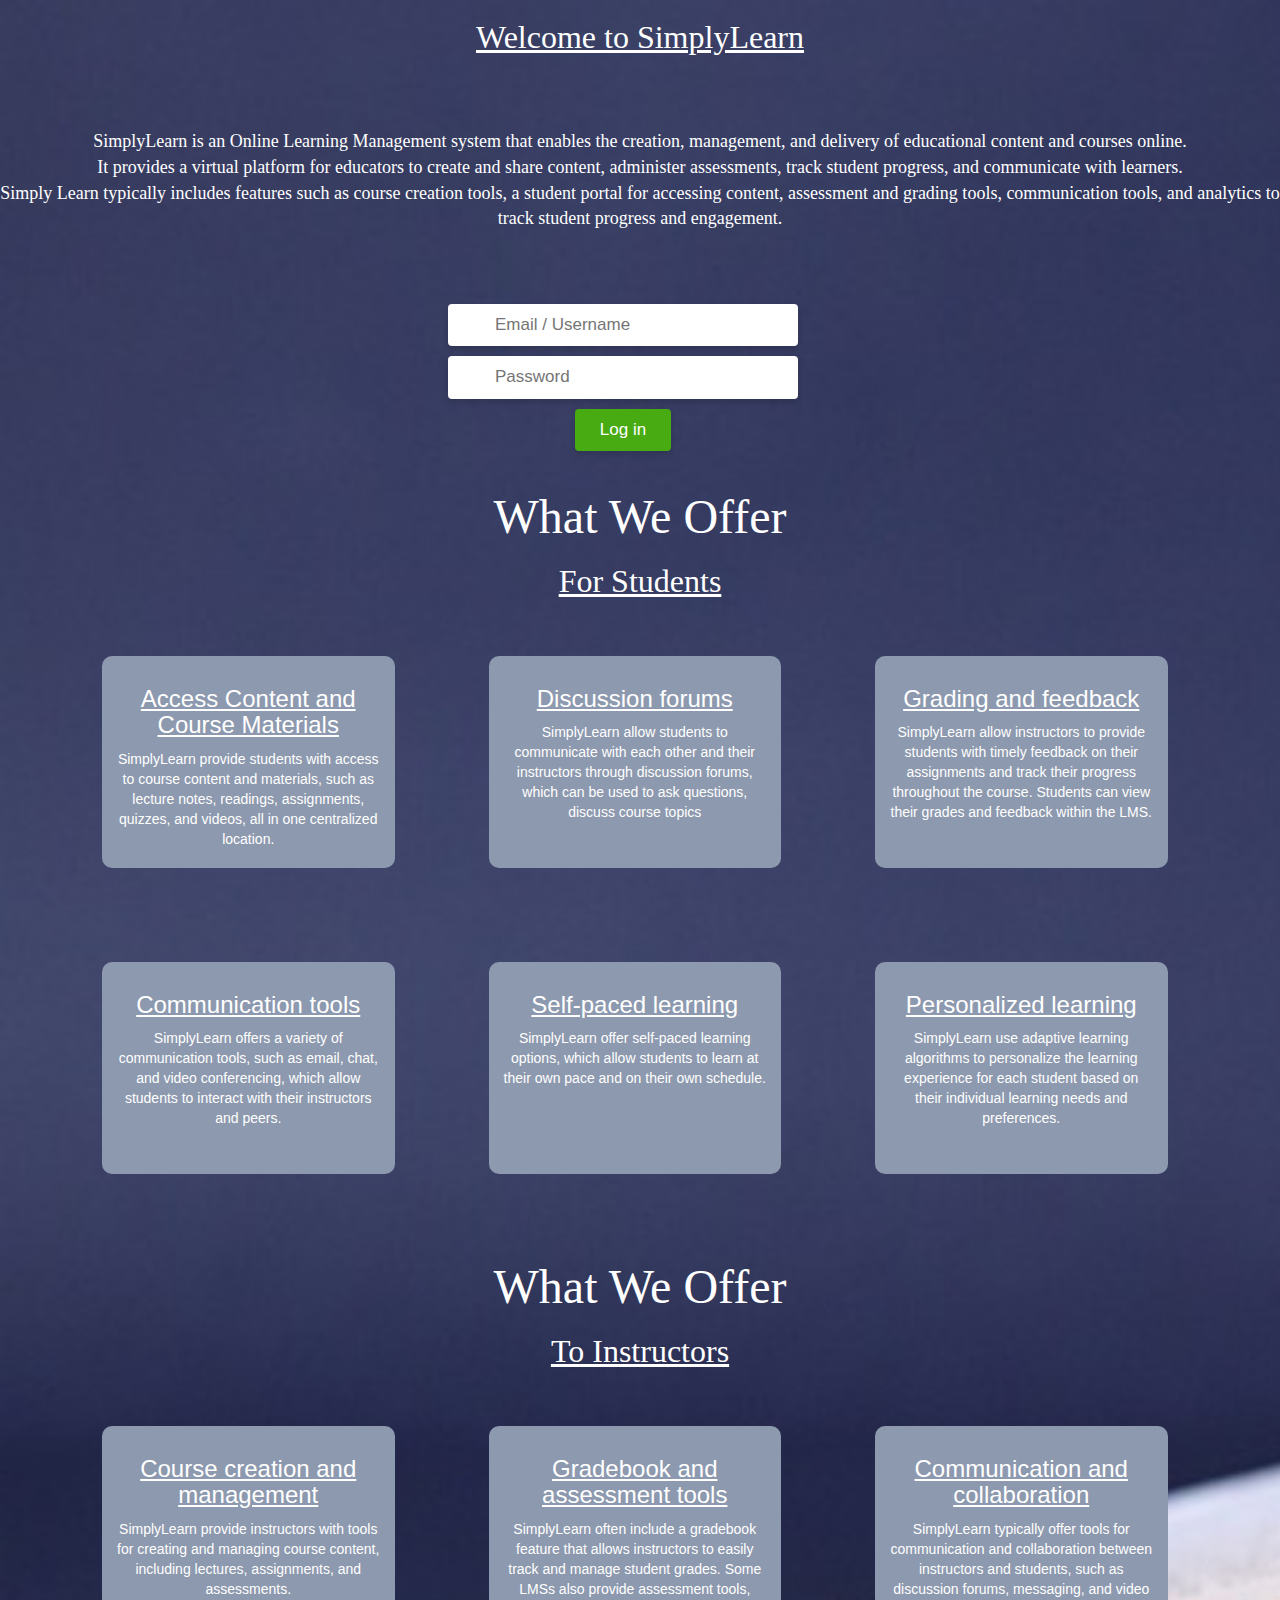
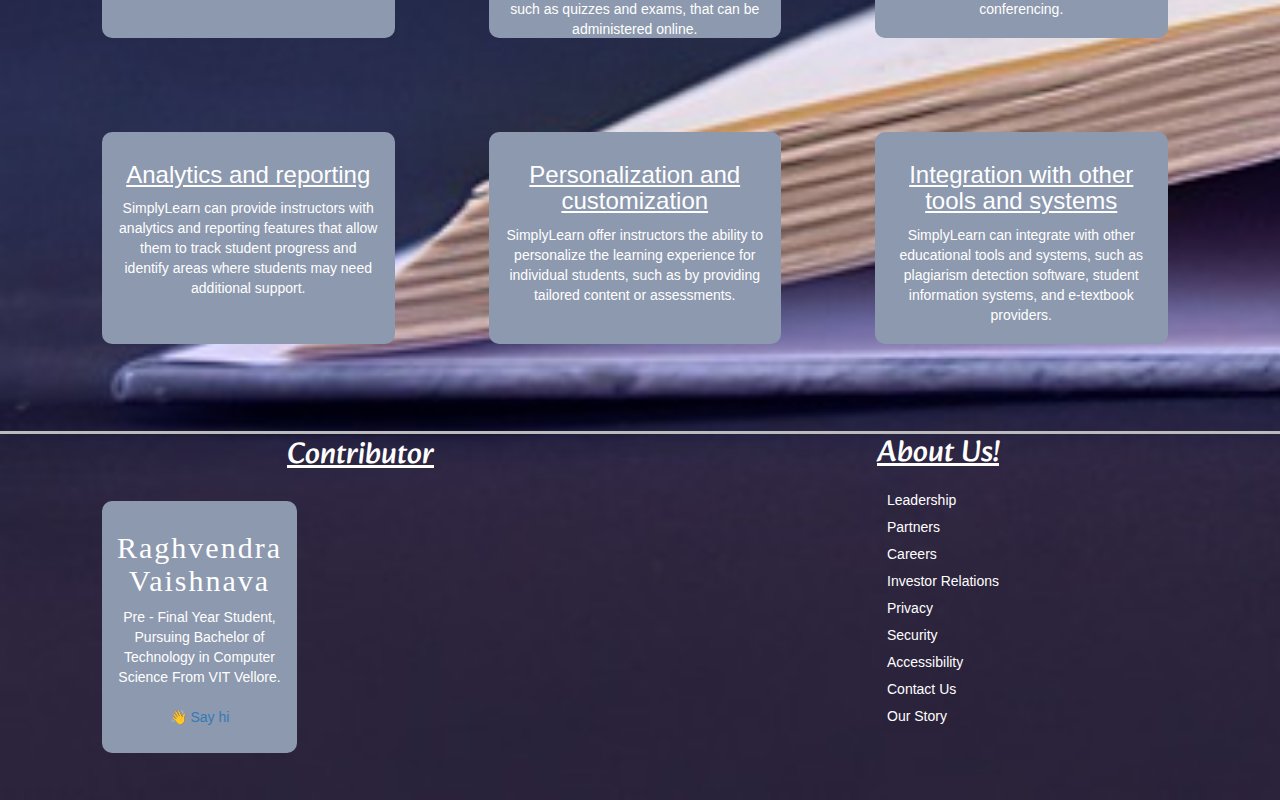
<file: index.html>
<!DOCTYPE html>
<html lang="en">
<head>
    <meta charset="UTF-8">
    <meta http-equiv="X-UA-Compatible" content="IE=edge">
    <meta name="viewport" content="width=device-width, initial-scale=1.0">
    <title>Login Page</title>
    <link rel="stylesheet" href="style.css">
    <link rel="stylesheet" href="https://maxcdn.bootstrapcdn.com/bootstrap/3.3.6/css/bootstrap.min.css" />
    <link rel="preconnect" href="https://fonts.googleapis.com">
    <link rel="preconnect" href="https://fonts.gstatic.com" crossorigin>
    <link rel="preconnect" href="https://fonts.googleapis.com">
    <link rel="preconnect" href="https://fonts.gstatic.com" crossorigin>
    <link href="https://fonts.googleapis.com/css2?family=Alkatra&family=Prosto+One&family=Roboto+Slab:wght@300;400&display=swap" rel="stylesheet">
</head>
<body>
  <div class="div1">
    <h3 id="name">Welcome to SimplyLearn</h3>
    <p id="intro">SimplyLearn is an Online Learning Management system that enables the creation, management, and delivery of educational content and courses online. <br> It provides a virtual platform for educators to create and share content, administer assessments, track student progress, and communicate with learners. <br> Simply Learn typically includes features such as course creation tools, a student portal for accessing content, assessment and grading tools, communication tools, and analytics to track student progress and engagement.
    </p>
    <br>

    <form class="Box" style="margin-left: 35%;">
      <div class="form-field">
        <input type="email" id="email" placeholder="Email / Username" required="">
      </div>

      <div class="form-field">
        <input type="password" id="password" placeholder="Password" required="">
      </div>

      <button class="btn" type="button" onclick="validateLogin()">Log in</button>
    </form>
  </div><br>

  <div class="div2" style="color: white;">
    <h1 class="offer"> What We Offer</h1>
    <h1 class="student">For Students</h1>
    <div class="container">
      <div class="row">
        <div class="col-md-3 abc">
          <h3 class="rowintro">Access Content and Course Materials</h3>
          SimplyLearn provide students with access to course content and materials, such as lecture notes, readings,
          assignments, quizzes, and videos, all in one centralized location.
        </div>
        <div class="col-md-3 abc">
          <h3 class="rowintro">Discussion forums</h3>
          SimplyLearn allow students to communicate with each other and their instructors through discussion forums,
          which can be used to ask questions, discuss course topics
        </div>
        <div class="col-md-3 abc">
          <h3 class="rowintro">Grading and feedback</h3>
          SimplyLearn allow instructors to provide students with timely feedback on their assignments and track their
          progress throughout the course. Students can view their grades and feedback within the LMS.
        </div>
      </div>

      <div class="row">
        <div class="col-md-3 abc">
          <h3 class="rowintro">Communication tools</h3>
          SimplyLearn offers a variety of communication tools, such as email, chat, and video conferencing, which allow
          students to interact with their instructors and peers.
        </div>
        <div class="col-md-3 abc">
          <h3 class="rowintro">Self-paced learning</h3>
          SimplyLearn offer self-paced learning options, which allow students to learn at their own pace and on their
          own schedule.
        </div>
        <div class="col-md-3 abc">
          <h3 class="rowintro">Personalized learning</h3>
          SimplyLearn use adaptive learning algorithms to personalize the learning experience for each student based on
          their individual learning needs and preferences.
        </div>
      </div>

    </div><br>


    <div class="div3">
      <h1 class="offer"> What We Offer</h1>
      <h1 class="instructor">To Instructors</h1>

      <div class="container">
        <div class="row">
          <div class="col-md-3 abc">
            <h3 class="rowintro">Course creation and management</h3>
            SimplyLearn provide instructors with tools for creating and managing course content, including lectures,
            assignments, and assessments.
          </div>
          <div class="col-md-3 abc">
            <h3 class="rowintro">Gradebook and assessment tools</h3>
            SimplyLearn often include a gradebook feature that allows instructors to easily track and manage student
            grades. Some LMSs also provide assessment tools, such as quizzes and exams, that can be administered online.
          </div>
          <div class="col-md-3 abc">
            <h3 class="rowintro">Communication and collaboration</h3>
            SimplyLearn typically offer tools for communication and collaboration between instructors and students, such
            as discussion forums, messaging, and video conferencing.
          </div>
        </div>

        <div class="row">
          <div class="col-md-3 abc">
            <h3 class="rowintro">Analytics and reporting</h3>
            SimplyLearn can provide instructors with analytics and reporting features that allow them to track student
            progress and identify areas where students may need additional support.
          </div>
          <div class="col-md-3 abc">
            <h3 class="rowintro">Personalization and customization</h3>
            SimplyLearn offer instructors the ability to personalize the learning experience for individual students,
            such as by providing tailored content or assessments.
          </div>
          <div class="col-md-3 abc">
            <h3 class="rowintro">Integration with other tools and systems</h3>
            SimplyLearn can integrate with other educational tools and systems, such as plagiarism detection software,
            student information systems, and e-textbook providers.
          </div>
        </div>

      </div><br>
      <hr class="solid">

      <div class="div4">
        <h2 class="see1">Contributor</h2>
        <h2 class="see">About Us!</h2>
        <p class="nine">Our Story </p>
        <p class="one">Leadership</p>
        <p class="two">Partners</p>
        <p class="three">Careers</p>
        <p class="four">Investor Relations</p>
        <p class="five">Privacy</p>
        <p class="six">Security</p>
        <p class="seven">Accessibility</p>
        <p class="eight">Contact Us</p>

        <div class="container">
          <div class="row">
            <div class="col-md-2 def">
              <H3 class="Name">Raghvendra Vaishnava</H3>
              Pre - Final Year Student, Pursuing Bachelor of Technology in Computer Science From VIT Vellore. <br> <br>
              <a href="mailto:rvvaishnav0112@gmail.com" class="button"> 👋 Say hi</a>
            </div>
            <!-- <div class="col-md-2 def">
              <h3 class="Name">Rishi <br> Jain</h3>
              Sophomore, Pursuing Bachelor of Technology in Information Technology From VIT Vellore. <br> <br>
              <a href="mailto:me.rishijain@gmail.com" class="button"> 👋 Say hi</a>
            </div> -->
          </div>
        </div>

      </div>

      <script>
        function validateLogin() {
            var email = document.getElementById("email").value;
            var password = document.getElementById("password").value;
    
            // Define valid email and password combinations
            var validCredentials = {
                "rvvaishnava@gmail.com": "raghav",
                "example@example.com": "examplepassword",
                "shashwat@gmail.com": "shashwat"
                // Add more email and password combinations as needed
            };
    
            // Check if the provided email is in the list of valid credentials
            if (validCredentials.hasOwnProperty(email)) {
                // If the email is found, check if the password matches
                if (validCredentials[email] === password) {
                    alert("Login successful!");
                    // Redirect to the student index page
                    window.location.href = "http://127.0.0.1:5500/student/index.html";
                } else {
                    alert("Invalid password");
                }
            } else {
                alert("Invalid email address");
            }
        }
    </script>
    

</body>

</html>
</file>
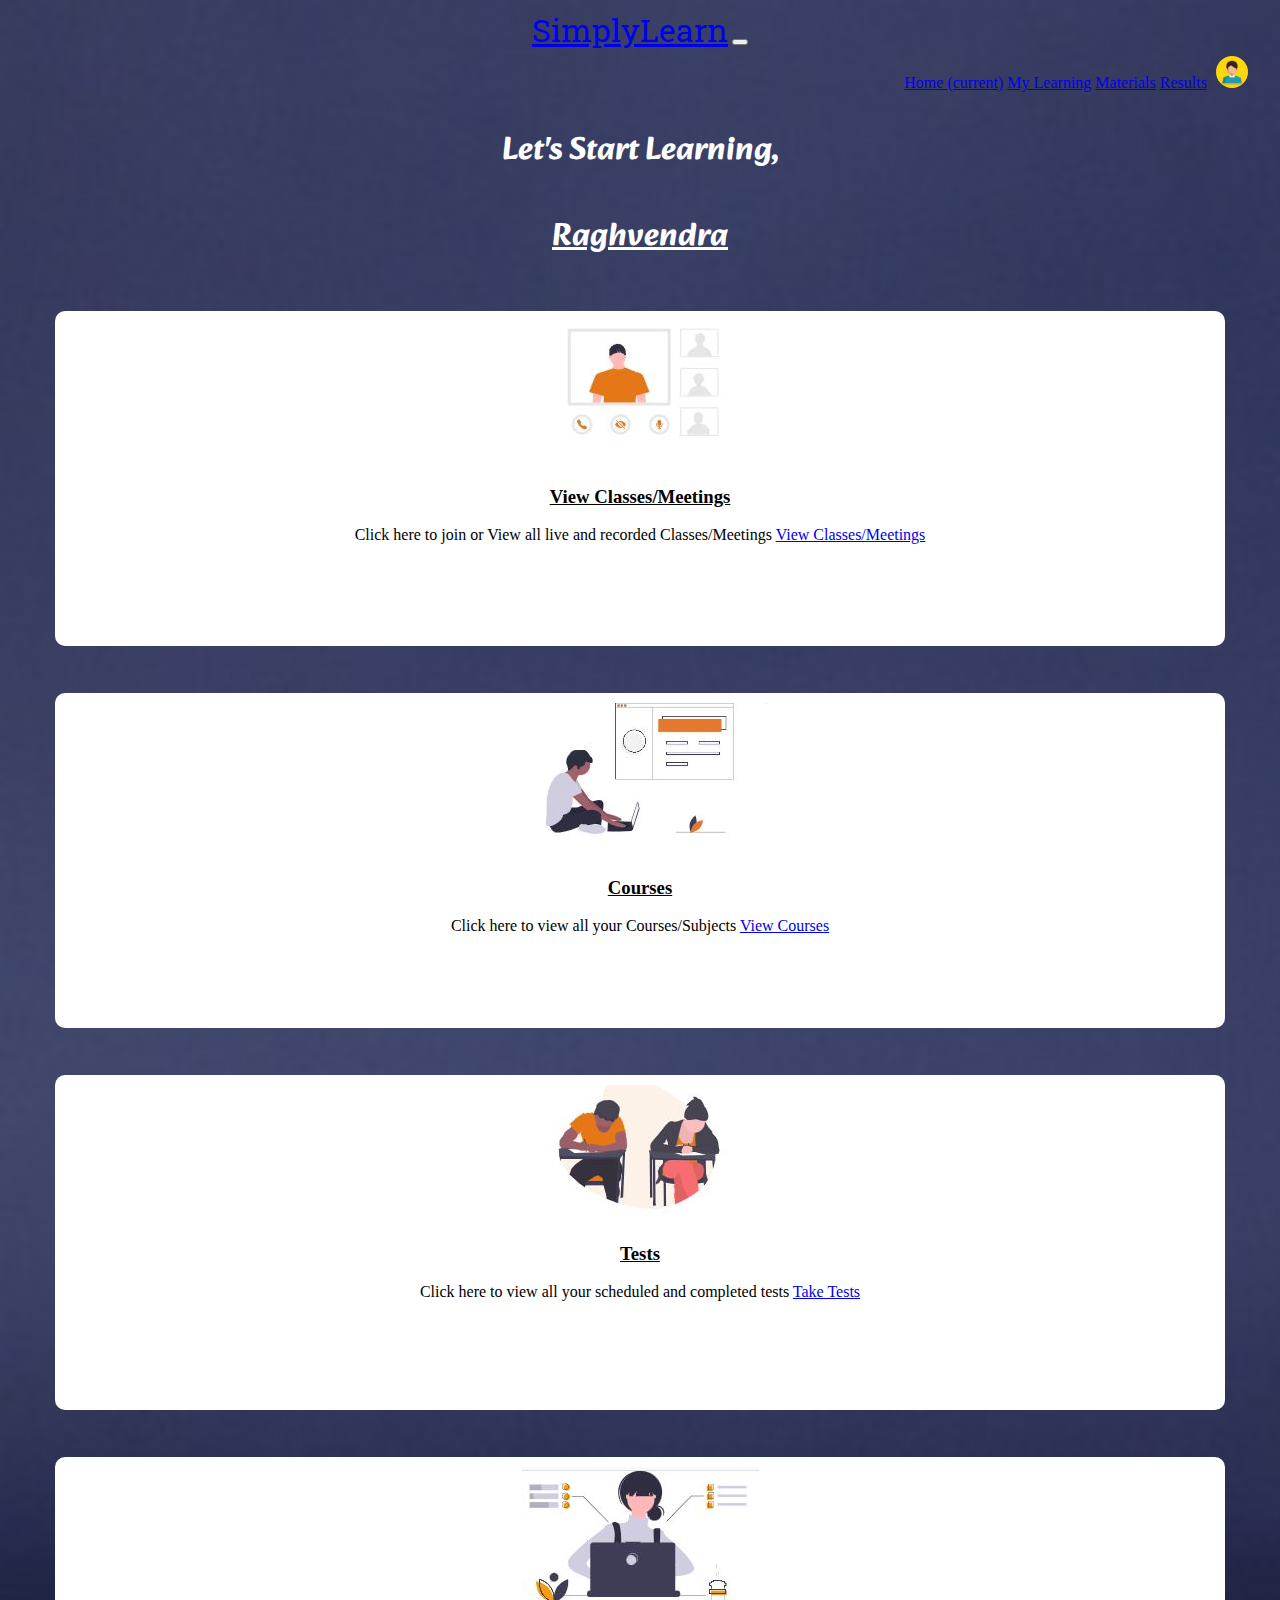
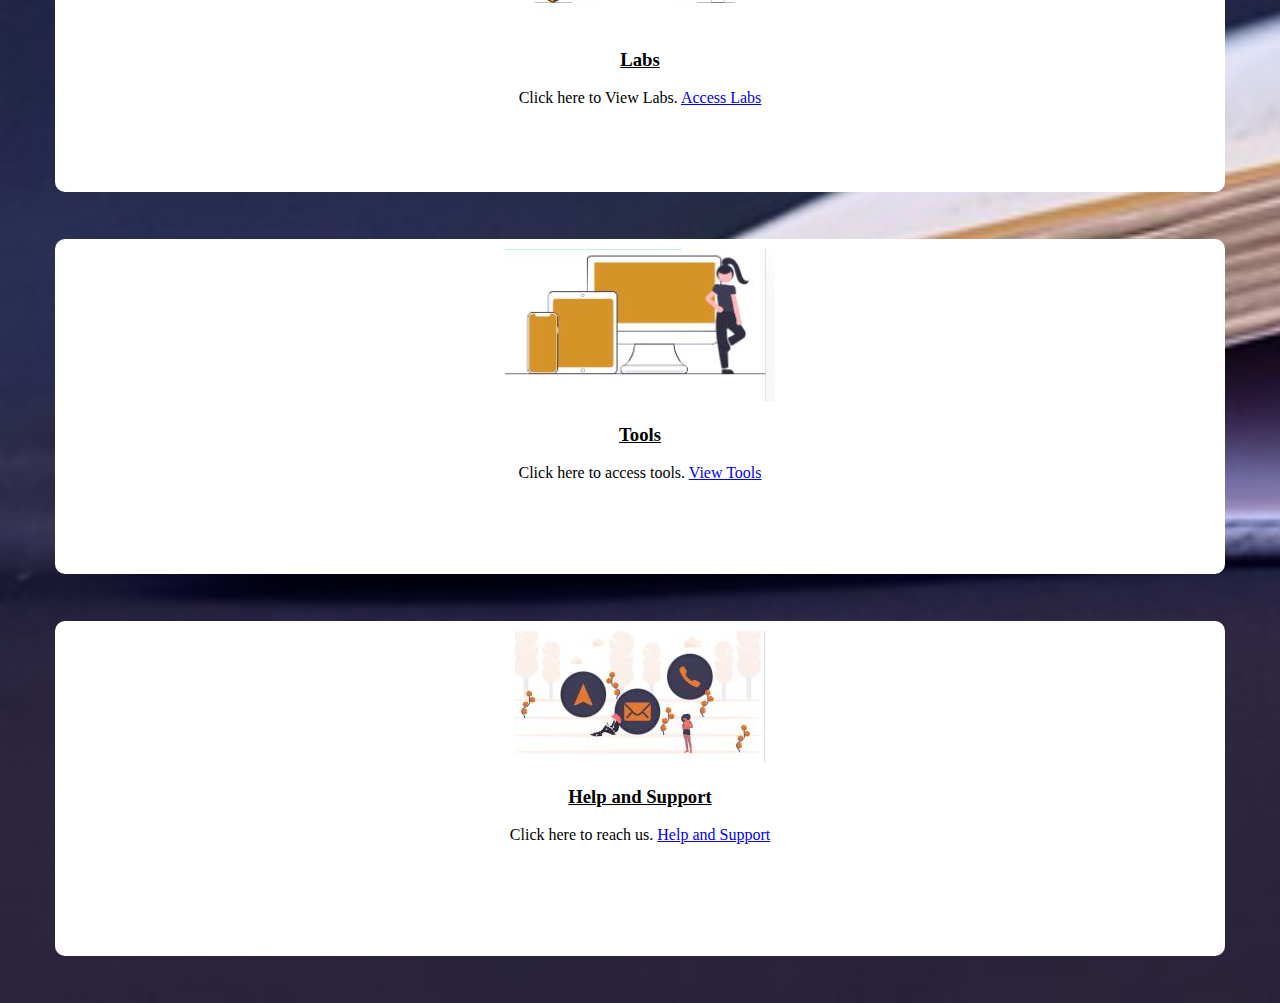
<file: student/index.html>
<!DOCTYPE html>
<html lang="en">

<head>
  <meta charset="UTF-8">
  <meta http-equiv="X-UA-Compatible" content="IE=edge">
  <meta name="viewport" content="width=device-width, initial-scale=1.0">
  <link rel="stylesheet" href="https://cdn.jsdelivr.net/npm/bootstrap@4.2.1/dist/css/bootstrap.min.css"
    integrity="sha384-GJzZqFGwb1QTTN6wy59ffF1BuGJpLSa9DkKMp0DgiMDm4iYMj70gZWKYbI706tWS" crossorigin="anonymous">
  <link rel="stylesheet" href="style.css">
  <link rel="preconnect" href="https://fonts.googleapis.com">
  <link rel="preconnect" href="https://fonts.gstatic.com" crossorigin>
  <link rel="preconnect" href="https://fonts.googleapis.com">
  <link rel="preconnect" href="https://fonts.gstatic.com" crossorigin>
  <link href="https://fonts.googleapis.com/css2?family=Alkatra:wght@500&family=Roboto+Slab:wght@600&display=swap"
    rel="stylesheet">
  <title>Student's Module</title>
</head>

<body>
  <nav class="navbar navbar-expand-lg navbar-light bg-light">
    <a class="navbar-brand" href="#"> SimplyLearn</a>
    <button class="navbar-toggler" type="button" data-toggle="collapse" data-target="#navbarNavAltMarkup"
      aria-controls="navbarNavAltMarkup" aria-expanded="false" aria-label="Toggle navigation">
      <span class="navbar-toggler-icon"></span>
    </button>
    <div class="collapse navbar-collapse" id="navbarNavAltMarkup">
      <div class="navbar-nav">
        <a class="nav-item nav-link active" href="#">Home <span class="sr-only">(current)</span></a>
        <a class="nav-item nav-link" href="#">My Learning</a>
        <a class="nav-item nav-link" href="#">Materials</a>
        <a class="nav-item nav-link " href="#">Results</a>
        <img class="profile" src="img/businessman-character-avatar-isolated_24877-60111.jpg" alt="Avatar">
      </div>
    </div>
  </nav>
  <div>
    <h3 class="Name">Let's Start Learning, <h3 class="Name" style="text-decoration: underline;">Raghvendra</h3>
    </h3>
    <div class="container">
      <div class="row">
        <div class="col-md-3 abc">
          <img src="img/Meeting.JPG" alt="">
          <h3 class="rowintro">View Classes/Meetings</h3>
          Click here to join or View all live and recorded Classes/Meetings
          <a href="#" style="height: 39px;" class="btn btn-secondary btn-lg active" role="button"
            aria-pressed="true">View Classes/Meetings</a>
        </div>
        <div class="col-md-3 abc">
          <img src="img/Courses.JPG" alt="">
          <h3 class="rowintro">Courses</h3>
          Click here to view all your Courses/Subjects
          <a href="#" style="height: 40px; margin-top: 25px;" class="btn btn-secondary btn-lg active" role="button"
            aria-pressed="true">View Courses</a>
        </div>
        <div class="col-md-3 abc">
          <img src="img/Tests.JPG" alt="">
          <h3 class="rowintro">Tests</h3>
          Click here to view all your scheduled and completed tests
          <a href="#" style="height: 47px; margin-top: 33px;" class="btn btn-secondary btn-lg active" role="button"
            aria-pressed="true">Take Tests</a>
        </div>
      </div>

      <div class="row">

        <div class="col-md-3 abc">
          <img src="img/Results.JPG" alt="">
          <h3 class="rowintro">Labs</h3>
          Click here to View Labs.
          <a href="#" style="height: 47px; margin-top: 33px;" class="btn btn-secondary btn-lg active" role="button"
            aria-pressed="true">Access Labs</a>
        </div>
        <div class="col-md-3 abc">
          <img src="img/Tools.JPG" alt="">
          <h3 class="rowintro">Tools</h3>
          Click here to access tools.
          <a href="#" style="height: 47px; margin-top: 41px; padding-bottom: 1px;"
            class="btn btn-secondary btn-lg active" role="button" aria-pressed="true">View Tools</a>
        </div>
        <div class="col-md-3 abc">
          <img src="img/Help.JPG" alt="">
          <h3 class="rowintro">Help and Support</h3>
          Click here to reach us.
          <a href="#" style="    height: 50px;
               margin-top: 57px;" class="btn btn-secondary btn-lg active" role="button" aria-pressed="true">Help and
            Support</a>
        </div>
      </div>
    </div>
</body>

</html>
</file>
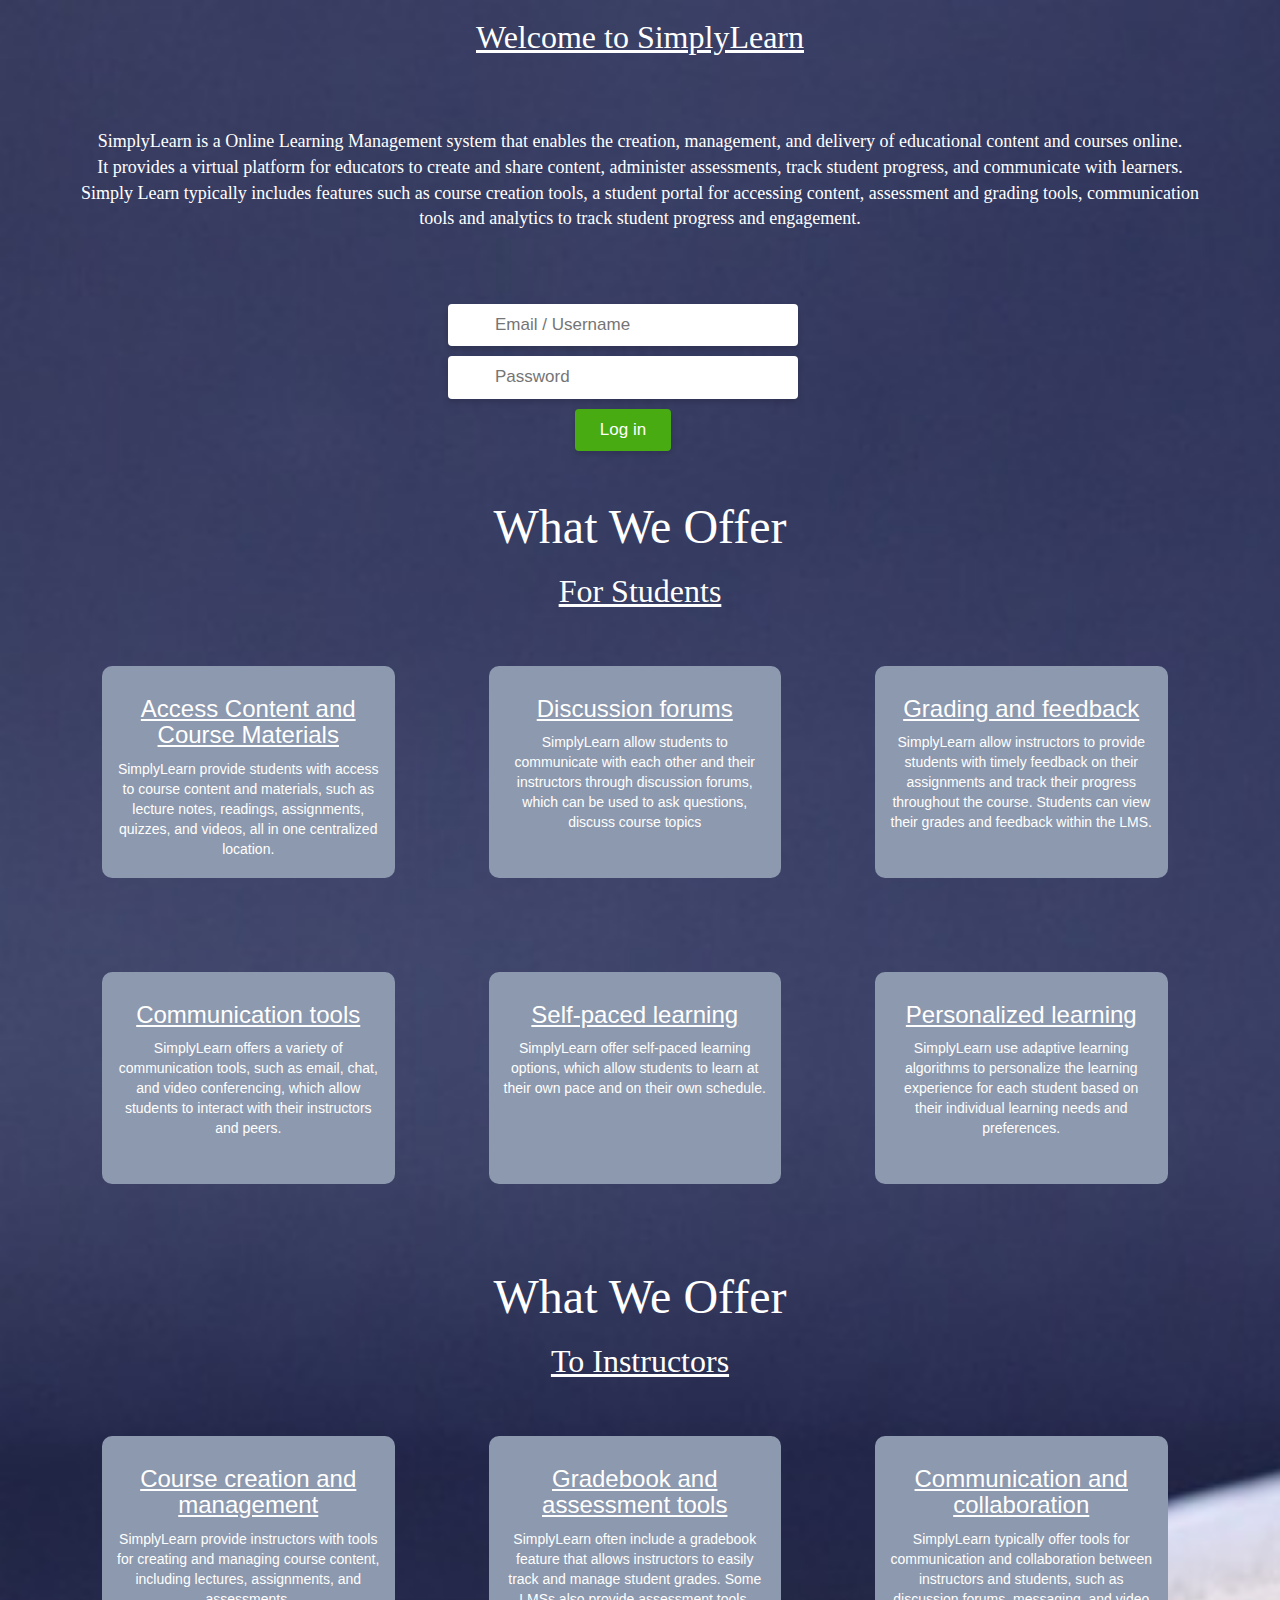
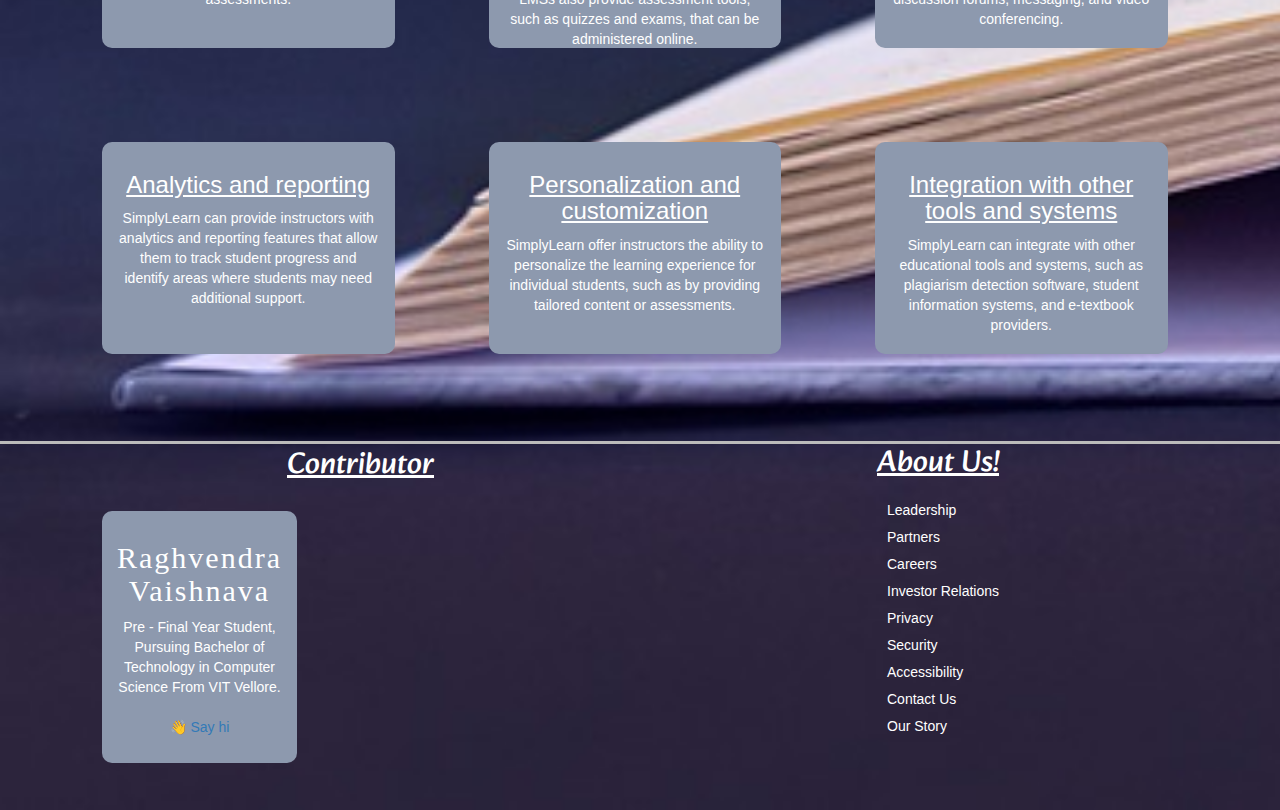
<file: index1.html>
<!DOCTYPE html>
<html lang="en">

<head>
  <meta charset="UTF-8">
  <meta http-equiv="X-UA-Compatible" content="IE=edge">
  <meta name="viewport" content="width=device-width, initial-scale=1.0">
  <link rel="stylesheet" href="style.css">
  <link rel="stylesheet" href="https://maxcdn.bootstrapcdn.com/bootstrap/3.3.6/css/bootstrap.min.css" />
  <link rel="preconnect" href="https://fonts.googleapis.com">
  <link rel="preconnect" href="https://fonts.gstatic.com" crossorigin>
  <link rel="preconnect" href="https://fonts.googleapis.com">
  <link rel="preconnect" href="https://fonts.gstatic.com" crossorigin>
  <link
    href="https://fonts.googleapis.com/css2?family=Alkatra&family=Prosto+One&family=Roboto+Slab:wght@300;400&display=swap"
    rel="stylesheet">
  <title>SimplyLearn</title>
</head>

<body>
  <div class="div1">
    <h3 id="name">Welcome to SimplyLearn</h3>

    <p id="intro">SimplyLearn is a Online Learning Management system that enables the creation, management, and
      delivery of educational content and courses online. <br> It provides a virtual platform for educators to create
      and share content, administer assessments, track student progress, and communicate with learners.
      <br> Simply Learn typically includes features such as course creation tools, a student portal for accessing
      content, assessment and grading tools, communication <br> tools and analytics to track student progress and
      engagement.
    </p>
    <br>

    <form class="Box" style="margin-left: 35%;">
      <div class="form-field">
        <input type="email" placeholder="Email / Username" required="">

      </div>

      <div class="form-field">
        <input type="password" placeholder="Password" required="">

      </div>
      <!-- <p style="color: red; font-weight: 100;">Invalid Username</p> -->

      <div class="form-field">
        <!-- <button class="btn" type="submit">Log in </button> -->
        <!-- <button class="btn" id="loginButton" type="button">Log in</button>

    <script>
        document.getElementById("loginButton").addEventListener("click", function() {
            // Redirect to the other HTML file on the live server
            window.location.href = "http://127.0.0.1:5500/student/index.html";
        });
    </script> -->
    <button class="btn" id="loginButton" type="submit" >Log in</button>

    <!-- Add a link to open the script in another window -->
    <a href="http://127.0.0.1:5500/student/index.html" target="_blank"></a>

    <script>
        document.getElementById("loginButton").addEventListener("click", function() {
            // Redirect to the other HTML file on the live server
            window.location.href = "http://127.0.0.1:5500/student/index.html";
        });
    </script>
      </div>
    </form>


  </div><br>

  <div class="div2" style="color: white;">
    <h1 class="offer"> What We Offer</h1>
    <h1 class="student">For Students</h1>

    <div class="container">
      <div class="row">
        <div class="col-md-3 abc">
          <h3 class="rowintro">Access Content and Course Materials</h3>
          SimplyLearn provide students with access to course content and materials, such as lecture notes, readings,
          assignments, quizzes, and videos, all in one centralized location.
        </div>
        <div class="col-md-3 abc">
          <h3 class="rowintro">Discussion forums</h3>
          SimplyLearn allow students to communicate with each other and their instructors through discussion forums,
          which can be used to ask questions, discuss course topics
        </div>
        <div class="col-md-3 abc">
          <h3 class="rowintro">Grading and feedback</h3>
          SimplyLearn allow instructors to provide students with timely feedback on their assignments and track their
          progress throughout the course. Students can view their grades and feedback within the LMS.
        </div>
      </div>

      <div class="row">
        <div class="col-md-3 abc">
          <h3 class="rowintro">Communication tools</h3>
          SimplyLearn offers a variety of communication tools, such as email, chat, and video conferencing, which allow
          students to interact with their instructors and peers.
        </div>
        <div class="col-md-3 abc">
          <h3 class="rowintro">Self-paced learning</h3>
          SimplyLearn offer self-paced learning options, which allow students to learn at their own pace and on their
          own schedule.
        </div>
        <div class="col-md-3 abc">
          <h3 class="rowintro">Personalized learning</h3>
          SimplyLearn use adaptive learning algorithms to personalize the learning experience for each student based on
          their individual learning needs and preferences.
        </div>
      </div>

    </div><br>


    <div class="div3">
      <h1 class="offer"> What We Offer</h1>
      <h1 class="instructor">To Instructors</h1>

      <div class="container">
        <div class="row">
          <div class="col-md-3 abc">
            <h3 class="rowintro">Course creation and management</h3>
            SimplyLearn provide instructors with tools for creating and managing course content, including lectures,
            assignments, and assessments.
          </div>
          <div class="col-md-3 abc">
            <h3 class="rowintro">Gradebook and assessment tools</h3>
            SimplyLearn often include a gradebook feature that allows instructors to easily track and manage student
            grades. Some LMSs also provide assessment tools, such as quizzes and exams, that can be administered online.
          </div>
          <div class="col-md-3 abc">
            <h3 class="rowintro">Communication and collaboration</h3>
            SimplyLearn typically offer tools for communication and collaboration between instructors and students, such
            as discussion forums, messaging, and video conferencing.
          </div>
        </div>

        <div class="row">
          <div class="col-md-3 abc">
            <h3 class="rowintro">Analytics and reporting</h3>
            SimplyLearn can provide instructors with analytics and reporting features that allow them to track student
            progress and identify areas where students may need additional support.
          </div>
          <div class="col-md-3 abc">
            <h3 class="rowintro">Personalization and customization</h3>
            SimplyLearn offer instructors the ability to personalize the learning experience for individual students,
            such as by providing tailored content or assessments.
          </div>
          <div class="col-md-3 abc">
            <h3 class="rowintro">Integration with other tools and systems</h3>
            SimplyLearn can integrate with other educational tools and systems, such as plagiarism detection software,
            student information systems, and e-textbook providers.
          </div>
        </div>

      </div><br>
      <hr class="solid">

      <div class="div4">
        <h2 class="see1">Contributor</h2>
        <h2 class="see">About Us!</h2>
        <p class="nine">Our Story </p>
        <p class="one">Leadership</p>
        <p class="two">Partners</p>
        <p class="three">Careers</p>
        <p class="four">Investor Relations</p>
        <p class="five">Privacy</p>
        <p class="six">Security</p>
        <p class="seven">Accessibility</p>
        <p class="eight">Contact Us</p>

        <div class="container">
          <div class="row">
            <div class="col-md-2 def">
              <H3 class="Name">Raghvendra Vaishnava</H3>
              Pre - Final Year Student, Pursuing Bachelor of Technology in Computer Science From VIT Vellore. <br> <br>
              <a href="mailto:rvvaishnav0112@gmail.com" class="button"> 👋 Say hi</a>
            </div>
            <!-- <div class="col-md-2 def">
              <h3 class="Name">Rishi <br> Jain</h3>
              Sophomore, Pursuing Bachelor of Technology in Information Technology From VIT Vellore. <br> <br>
              <a href="mailto:me.rishijain@gmail.com" class="button"> 👋 Say hi</a>
            </div> -->
          </div>
        </div>

      </div>

</body>

</html>
</file>
<file: style.css>
body{
  background-image: url("img/background.jpg");
  position: relative;
  background-size: cover;
  text-align: center;
}
.img1{
  width: 100%;
  height: 100%;
}
.img2{
  width: 100%;
  height: 100%;
}
#name{

    top: 0px;
    font-size: xx-large;
    font-family: none;
    color: white;
    text-decoration: underline;
    left: 445px;
}
#intro{
  
    font-size: 1.8rem;
    top: 0px;
    font-family: none;
    color: white;
      top: 89px;
      left: 122px;
      margin-top: 74px;
      margin-bottom: 52px;
}
form {
    width: 350px;
 
  }
  form .form-field::before {
    font-size: 20px;
  
    color: #888888;
    content: " ";
    display: block;
    background-size: cover;
    background-repeat: no-repeat;
  }
  /*form .form-field:nth-child(1)::before {
    background-image: url(img/user-icon.png);
    width: 20px;
    height: 20px;
    top: 15px;
  }
  form .form-field:nth-child(2)::before {
    background-image: url(img/lock-icon.png);
    width: 16px;
    height: 16px;
  }*/
  form .form-field {
    display: -webkit-box;
    display: -ms-flexbox;
    display: flex;
    -webkit-box-pack: justify;
    -ms-flex-pack: justify;
    justify-content: space-between;
    -webkit-box-align: center;
    -ms-flex-align: center;
    align-items: center;
    margin-bottom: 1rem;
    position: relative;
  }
  form input {
    font-family: inherit;
    width: 100%;
    outline: none;
    background-color: #fff;
    border-radius: 4px;
    border: none;
    display: block;
    padding: 0.9rem 0.7rem;
    box-shadow: 0px 3px 6px rgba(0, 0, 0, 0.16);
    font-size: 17px;
    color: #4A4A4A;
    text-indent: 40px;
  }
  form .btn {
    outline: none;
    border: none;
    cursor: pointer;
    display: inline-block;
    margin: 0 auto;
    padding: 0.9rem 2.5rem;
    text-align: center;
    background-color: #47AB11;
    color: #fff;
    border-radius: 4px;
    box-shadow: 0px 3px 6px rgba(0, 0, 0, 0.16);
    font-size: 17px;
  }
  .offer{
    
    color: #fff;
   
    font-size: xxx-large;
    font-family: none;
  }

  .student{
    color: #fff;
    text-decoration: underline;
    font-size: xx-large;
    font-family: none;
  }
  .instructor{
    text-decoration: underline;
    color: #fff;
    font-size: xx-large;
    font-family: none;
  }
  .flex-container .box {
    position: absolute;
    background-color: #f1f1f1;
    width: 50%;
    margin: 10px;
    text-align: center;
    line-height: 75px;
    font-size: 30px;
  }

  .abc{
    padding: 10px;
    margin: 47px;
    background-color: #8d99ae;
    border-radius: 10px;
    height: 212px;
  }

  .rowintro{
    text-decoration: underline;
  }
  hr.solid {
    border-top: 3px solid #bbb;
  }
  .see{
    font-family: Alkatra;
    text-decoration: underline;
    font-style: normal;
    font-weight: 400;
    position: absolute;
    left: 800;
    left: 877px;
    bottom: 320px;
  }
  .see1{
    text-decoration: underline;
    position: absolute;
    left: 287px;
    bottom: 318px;
    font-family: Alkatra;
    font-style: normal;
    font-weight: 400;
  }
  .logo{
    width: 78px;
    margin-right: 856px;
    margin-bottom: 1px;
    border-bottom-width: 0px;
    margin-top: 0px;
  }
.def{
  
  padding: 10px;
  margin: 47px;
  background-color: #8d99ae;
    border-radius: 10px;
    height: 252px;
}
.Name{
       font-family: Robot;
       font-family: Roboto;
    letter-spacing: 2px;
    font-size: 30px;
}
.one{
  position: absolute;
  left: 887px;
  bottom: 280px;
}
.two{
  position: absolute;
  left: 887px;
  bottom: 253px;
}
.three{
  position: absolute;
  left: 887px;
  bottom: 226px;
}
.four{
  position: absolute;
  left: 887px;
  bottom: 199px;
}
.five{
  position: absolute;
  left: 887px;
  bottom: 172px;
}
.six{
  position: absolute;
  left: 887px;
  bottom: 145px;
}
.seven{
  position: absolute;
  left: 887px;
  bottom: 118px;
}
.eight{
  position: absolute;
  left: 887px;
  bottom: 91px;
}
.nine{
  position: absolute;
  left: 887px;
  bottom: 64px;
}
</file>
<file: student/style.css>
body {
  background-image: url("img/background.jpg");
  position: relative;
  background-size: cover;
  text-align: center;

}

.navbar-brand {
  font-family: Roboto Slab;
  font-size: xx-large;
}

.navbar-nav {
  margin-left: 69%;
}

.profile {
  border-radius: 50%;
  width: 32px;
  height: 32px;
  margin-top: 5px;
  margin-left: 5px;
}

.Name {
  font-family: Alkatra;
  color: white;
  font-size: xx-large;
}

.abc {
  padding: 10px;
  margin: 47px;
  background-color: white;
  border-radius: 10px;
  height: 315px;
}

.rowintro {
  text-decoration: underline;

}

.view {
  width: auto;
}

.view2 {
  margin-top: 25px;
  width: 266px;
}
</file>
